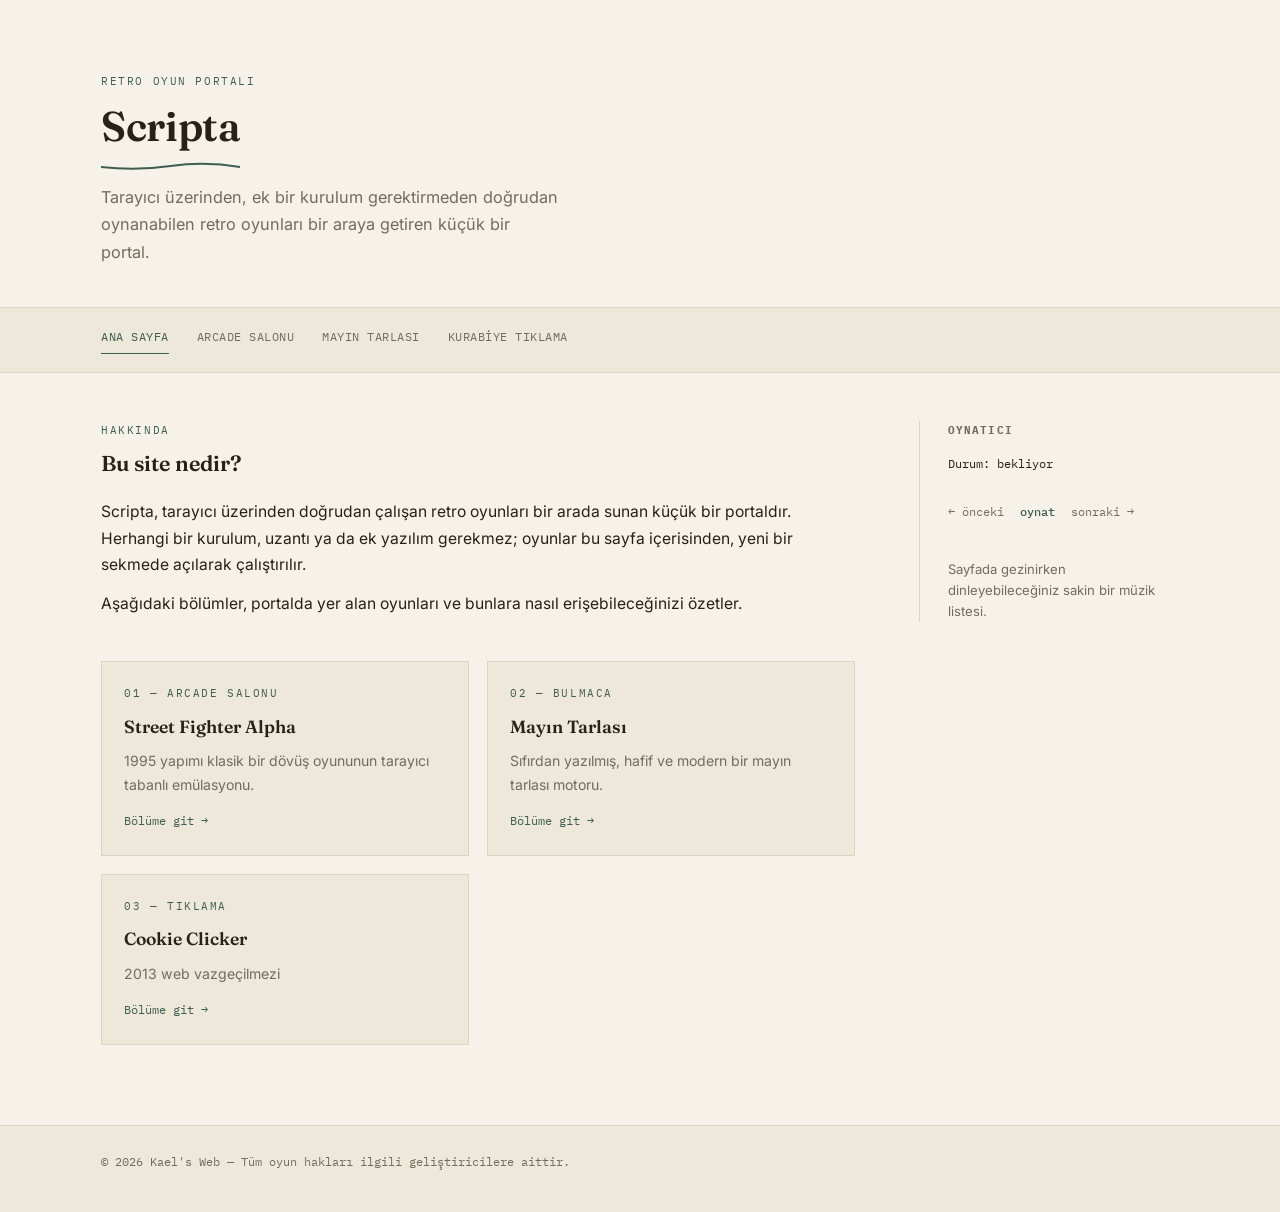
<file: index.html>
<!DOCTYPE html>
<html lang="tr">

<head>
    <meta charset="UTF-8">
    <meta name="viewport" content="width=device-width, initial-scale=1.0">
    <title>Scripta — Retro Oyun Portalı</title>
    <link rel="preconnect" href="https://fonts.googleapis.com">
    <link rel="preconnect" href="https://fonts.gstatic.com" crossorigin>
    <link href="https://fonts.googleapis.com/css2?family=Fraunces:ital,opsz,wght@0,9..144,400;0,9..144,600;1,9..144,400&family=Inter:wght@400;500;600&family=IBM+Plex+Mono:wght@400;500&display=swap" rel="stylesheet">
    <style>
        :root {
            --paper: #F6F2EA;
            --paper-deep: #EEE8DA;
            --ink: #262119;
            --ink-soft: #746B5C;
            --accent: #3F5D50;
            --accent-soft: rgba(63, 93, 80, 0.10);
            --line: #DCD3C0;
        }

        * {
            margin: 0;
            padding: 0;
            box-sizing: border-box;
        }

        body {
            background-color: var(--paper);
            color: var(--ink);
            font-family: 'Inter', sans-serif;
            line-height: 1.7;
            -webkit-font-smoothing: antialiased;
        }

        .eyebrow {
            font-family: 'IBM Plex Mono', monospace;
            font-size: 0.7rem;
            letter-spacing: 0.14em;
            text-transform: uppercase;
            color: var(--accent);
        }

        .wrap {
            max-width: 1180px;
            margin: 0 auto;
            padding: 0 clamp(20px, 4vw, 56px);
        }

        /* ---------- HEADER ---------- */
        .site-head-bar {
            border-bottom: 1px solid var(--line);
            background: var(--paper);
        }

        .site-head-bar .wrap {
            padding-top: 72px;
            padding-bottom: 40px;
        }

        .site-title {
            font-family: 'Fraunces', serif;
            font-weight: 600;
            font-size: 2.6rem;
            letter-spacing: -0.01em;
            position: relative;
            display: inline-block;
        }

        .site-title svg {
            position: absolute;
            left: 0;
            bottom: -10px;
            width: 100%;
            height: 10px;
        }

        .site-title svg path {
            stroke: var(--accent);
            stroke-width: 2;
            fill: none;
            stroke-dasharray: 300;
            stroke-dashoffset: 300;
            animation: draw 1.1s ease-out 0.3s forwards;
        }

        @keyframes draw {
            to { stroke-dashoffset: 0; }
        }

        .site-tagline {
            margin-top: 22px;
            color: var(--ink-soft);
            font-size: 1.02rem;
            max-width: 46ch;
        }

        /* ---------- NAV ---------- */
        .nav-bar {
            border-bottom: 1px solid var(--line);
            background: var(--paper-deep);
        }

        nav.site-nav {
            display: flex;
            flex-wrap: wrap;
            gap: 6px 28px;
            padding: 18px clamp(20px, 4vw, 56px);
        }

        .nav-link {
            font-family: 'IBM Plex Mono', monospace;
            font-size: 0.78rem;
            letter-spacing: 0.04em;
            text-transform: uppercase;
            text-decoration: none;
            color: var(--ink-soft);
            cursor: pointer;
            padding-bottom: 6px;
            border-bottom: 1px solid transparent;
            transition: color 0.2s ease, border-color 0.2s ease;
        }

        .nav-link:hover {
            color: var(--ink);
        }

        .nav-link.active-nav {
            color: var(--accent);
            border-bottom-color: var(--accent);
        }

        /* ---------- LAYOUT ---------- */
        .layout {
            display: grid;
            grid-template-columns: 1fr 260px;
            gap: 64px;
            padding: 48px 0 80px;
            align-items: start;
        }

        main {
            min-width: 0;
        }

        .page-section {
            display: none;
        }

        .page-section.active-section {
            display: block;
            animation: fadeIn 0.35s ease;
        }

        @keyframes fadeIn {
            from { opacity: 0; transform: translateY(4px); }
            to { opacity: 1; transform: translateY(0); }
        }

        .entry {
            margin-bottom: 44px;
        }

        .entry h2 {
            font-family: 'Fraunces', serif;
            font-weight: 600;
            font-size: 1.35rem;
            margin: 6px 0 16px;
        }

        .entry p {
            color: var(--ink);
            font-size: 0.98rem;
        }

        .entry p + p {
            margin-top: 12px;
        }

        .offer-grid {
            display: grid;
            grid-template-columns: 1fr 1fr;
            gap: 18px;
        }

        .offer-card {
            border: 1px solid var(--line);
            background: var(--paper-deep);
            padding: 22px;
        }

        .offer-card h3 {
            font-family: 'Fraunces', serif;
            font-weight: 600;
            font-size: 1.1rem;
            margin: 8px 0 8px;
        }

        .offer-card p {
            font-size: 0.88rem;
            color: var(--ink-soft);
        }

        .text-link,
        .text-link.active-nav {
            display: inline-block;
            margin-top: 14px;
            font-family: 'IBM Plex Mono', monospace;
            font-size: 0.72rem;
            text-transform: none;
            letter-spacing: normal;
            color: var(--accent);
            border-bottom: none;
            padding-bottom: 0;
        }

        .text-link:hover {
            text-decoration: underline;
        }

        @media (max-width: 560px) {
            .offer-grid {
                grid-template-columns: 1fr;
            }
        }

        /* ---------- PREVIEW FRAME ---------- */
        .frame {
            display: inline-block;
            border: 1px solid var(--line);
            padding: 10px;
            background: #fff;
            box-shadow: 0 8px 24px rgba(38, 33, 25, 0.08);
        }

        .frame img {
            display: block;
            max-width: 100%;
            max-height: 320px;
            filter: grayscale(85%) contrast(105%) sepia(6%);
            transition: filter 0.6s ease;
        }

        .frame:hover img {
            filter: grayscale(0%) contrast(100%) sepia(0%);
        }

        /* ---------- SHOWCASE (arcade / minesweeper) ---------- */
        .showcase {
            display: flex;
            gap: 26px;
            align-items: flex-start;
            margin-top: 20px;
            flex-wrap: wrap;
        }

        .showcase-frame {
            flex: 0 0 auto;
        }

        .showcase-frame img {
            width: 220px;
            max-height: none;
            filter: none;
        }

        .mini-preview {
            padding: 14px;
        }

        .showcase-info {
            flex: 1 1 240px;
            min-width: 220px;
        }

        .showcase-info > p {
            font-size: 0.92rem;
        }

        .spec-list {
            margin-top: 16px;
            display: grid;
            gap: 6px;
        }

        .spec-list > div {
            display: flex;
            justify-content: space-between;
            gap: 12px;
            padding: 6px 0;
            border-bottom: 1px solid var(--line);
            font-size: 0.82rem;
        }

        .spec-list dt {
            color: var(--ink-soft);
        }

        .spec-list dd {
            font-family: 'IBM Plex Mono', monospace;
            font-weight: 500;
        }

        .trust-note {
            margin-top: 22px;
            font-size: 0.8rem;
            color: var(--ink-soft);
            padding: 12px 16px;
            border-left: 2px solid var(--accent);
            background: var(--accent-soft);
        }

        /* ---------- BUTTONS ---------- */
        .back-btn {
            display: inline-block;
            font-family: 'IBM Plex Mono', monospace;
            font-size: 0.78rem;
            color: var(--ink-soft);
            text-decoration: none;
            cursor: pointer;
            margin-bottom: 26px;
            transition: color 0.2s ease;
        }

        .back-btn:hover {
            color: var(--accent);
        }

        .launch-btn {
            display: inline-block;
            margin-top: 8px;
            padding: 14px 30px;
            border: 1px solid var(--accent);
            color: var(--accent);
            text-decoration: none;
            font-family: 'Fraunces', serif;
            font-weight: 600;
            font-size: 1rem;
            letter-spacing: 0.01em;
            transition: all 0.25s ease;
        }

        .launch-btn:hover {
            background: var(--accent);
            color: var(--paper);
        }

        /* ---------- ASIDE / STATION ---------- */
        aside {
            border-left: 1px solid var(--line);
            padding-left: 28px;
        }

        aside h3 {
            font-family: 'IBM Plex Mono', monospace;
            font-size: 0.7rem;
            letter-spacing: 0.1em;
            text-transform: uppercase;
            color: var(--ink-soft);
            margin-bottom: 14px;
        }

        #music-box {
            padding-bottom: 8px;
        }

        #now-playing {
            font-family: 'IBM Plex Mono', monospace;
            font-size: 0.72rem;
            color: var(--ink);
            min-height: 32px;
            margin-bottom: 16px;
        }

        .music-controls {
            display: flex;
            gap: 16px;
            align-items: center;
        }

        .music-controls div {
            cursor: pointer;
            font-family: 'IBM Plex Mono', monospace;
            font-size: 0.75rem;
            color: var(--ink-soft);
            user-select: none;
            transition: color 0.2s ease;
        }

        .music-controls #play-btn {
            color: var(--accent);
            font-weight: 500;
        }

        .music-controls div:hover {
            color: var(--ink);
        }

        aside .note {
            margin-top: 28px;
            font-size: 0.82rem;
            color: var(--ink-soft);
            line-height: 1.6;
        }

        /* ---------- FOOTER ---------- */
        .site-footer-bar {
            border-top: 1px solid var(--line);
            background: var(--paper-deep);
            font-family: 'IBM Plex Mono', monospace;
            font-size: 0.72rem;
            color: var(--ink-soft);
        }

        .site-footer-bar .wrap {
            padding: 26px clamp(20px, 4vw, 56px) 40px;
        }

        /* ---------- RESPONSIVE ---------- */
        @media (max-width: 860px) {
            .layout {
                grid-template-columns: 1fr;
                gap: 40px;
            }

            aside {
                border-left: none;
                border-top: 1px solid var(--line);
                padding-left: 0;
                padding-top: 28px;
            }

            .site-title {
                font-size: 2.1rem;
            }

            .site-head-bar .wrap {
                padding-top: 48px;
                padding-bottom: 32px;
            }

            nav.site-nav {
                gap: 6px 20px;
            }

            .showcase-frame img {
                width: 100%;
                max-width: 260px;
            }
        }

        @media (max-width: 480px) {
            .site-title {
                font-size: 1.7rem;
            }

            .site-tagline {
                font-size: 0.92rem;
            }

            .entry h2 {
                font-size: 1.18rem;
            }
        }

        /* accessibility: visible focus */
        a:focus-visible,
        .nav-link:focus-visible,
        .back-btn:focus-visible {
            outline: 2px solid var(--accent);
            outline-offset: 3px;
        }

        @media (prefers-reduced-motion: reduce) {
            * {
                animation: none !important;
                transition: none !important;
            }
        }
    </style>
</head>

<body>

    <header class="site-head-bar">
        <div class="wrap">
            <div class="eyebrow">Retro Oyun Portalı</div>
            <h1 class="site-title">
                Scripta
                <svg viewBox="0 0 200 10" preserveAspectRatio="none"><path d="M0,5 Q50,9 100,4 T200,5" /></svg>
            </h1>
            <p class="site-tagline">Tarayıcı üzerinden, ek bir kurulum gerektirmeden doğrudan oynanabilen retro
                oyunları bir araya getiren küçük bir portal.</p>
        </div>
    </header>

    <div class="nav-bar">
        <nav class="site-nav wrap">
            <a class="nav-link active-nav" data-target="home-section">Ana Sayfa</a>
            <a class="nav-link" data-target="arcade-section">Arcade Salonu</a>
            <a class="nav-link" data-target="minesweeper-section">Mayın Tarlası</a>
            <a class="nav-link" data-target="clicker-section">Kurabiye Tıklama</a>
        </nav>
    </div>

    <div class="wrap">
        <div class="layout">
            <main>

                <!-- 1. HOME -->
                <div id="home-section" class="page-section active-section">
                    <div class="entry">
                        <div class="eyebrow">Hakkında</div>
                        <h2>Bu site nedir?</h2>
                        <p>Scripta, tarayıcı üzerinden doğrudan çalışan retro oyunları bir arada sunan küçük bir
                            portaldır. Herhangi bir kurulum, uzantı ya da ek yazılım gerekmez; oyunlar bu sayfa
                            içerisinden, yeni bir sekmede açılarak çalıştırılır.</p>
                        <p>Aşağıdaki bölümler, portalda yer alan oyunları ve bunlara nasıl erişebileceğinizi
                            özetler.</p>
                    </div>

                    <div class="offer-grid">
                        <div class="offer-card">
                            <div class="eyebrow">01 — Arcade Salonu</div>
                            <h3>Street Fighter Alpha</h3>
                            <p>1995 yapımı klasik bir dövüş oyununun tarayıcı tabanlı emülasyonu.</p>
                            <a class="nav-link text-link" data-target="arcade-section">Bölüme git →</a>
                        </div>
                        <div class="offer-card">
                            <div class="eyebrow">02 — Bulmaca</div>
                            <h3>Mayın Tarlası</h3>
                            <p>Sıfırdan yazılmış, hafif ve modern bir mayın tarlası motoru.</p>
                            <a class="nav-link text-link" data-target="minesweeper-section">Bölüme git →</a>
                        </div>
                         <div class="offer-card">
                            <div class="eyebrow">03 — Tıklama</div>
                            <h3>Cookie Clicker</h3>
                            <p>2013 web vazgeçilmezi</p>
                            <a class="nav-link text-link" data-target="clicker-section">Bölüme git →</a>
                        </div>
                    </div>
                </div>

                <!-- 2. ARCADE -->
                <div id="arcade-section" class="page-section">
                    <a class="back-btn">← Ana sayfaya dön</a>
                    <div class="entry">
                        <div class="eyebrow">Arcade Salonu</div>
                        <h2>Street Fighter Alpha</h2>

                        <div class="showcase">
                            <div class="frame showcase-frame">
                                <img src="ppsf.jpg" alt="Street Fighter Alpha açılış ekranı">
                            </div>
                            <div class="showcase-info">
                                <p>1995 yılında çıkan klasik dövüş oyununun, orijinal CPS-2 donanımının
                                    JavaScript tabanlı bir emülasyon katmanıyla tarayıcıya taşınmış hâlidir. Ek bir
                                    program kurmadan, doğrudan bu sayfa üzerinden oynanır.</p>
                                <dl class="spec-list">
                                    <div><dt>Tür</dt><dd>Dövüş oyunu (arcade)</dd></div>
                                    <div><dt>Yıl</dt><dd>1995</dd></div>
                                    <div><dt>Oynanış</dt><dd>Tek oyunculu, bilgisayara karşı</dd></div>
                                    <div><dt>Kredi at</dt><dd>CTRL</dd></div>
                                    <div><dt>Başlat</dt><dd>ENTER</dd></div>
                                </dl>
                            </div>
                        </div>

                        <p class="trust-note">Oyun dosyaları bu site içinde barınır ve tamamen tarayıcınızda
                            yerel olarak çalışır; hiçbir veri toplanmaz ya da dışarı gönderilmez. Bağlantı, oyunu
                            yeni bir sekmede açar.</p>

                        <a href="default.htm" target="_blank" class="launch-btn">Oyunu başlat</a>
                    </div>
                </div>

                <!-- 3. MINESWEEPER -->
                <div id="minesweeper-section" class="page-section">
                    <a class="back-btn">← Ana sayfaya dön</a>
                    <div class="entry">
                        <div class="eyebrow">Bulmaca</div>
                        <h2>Mayın Tarlası</h2>

                        <div class="showcase">
                            <div class="frame showcase-frame mini-preview">
                                <svg viewBox="0 0 120 120" width="120" height="120">
                                    <rect width="120" height="120" fill="#EFEBE1"/>
                                    <g stroke="#DCD3C0" stroke-width="1">
                                        <line x1="30" y1="0" x2="30" y2="120"/><line x1="60" y1="0" x2="60" y2="120"/><line x1="90" y1="0" x2="90" y2="120"/>
                                        <line x1="0" y1="30" x2="120" y2="30"/><line x1="0" y1="60" x2="120" y2="60"/><line x1="0" y1="90" x2="120" y2="90"/>
                                    </g>
                                    <rect x="0" y="0" width="30" height="30" fill="#E4DECE"/>
                                    <rect x="60" y="0" width="30" height="30" fill="#E4DECE"/>
                                    <rect x="30" y="30" width="30" height="30" fill="#E4DECE"/>
                                    <rect x="90" y="60" width="30" height="30" fill="#E4DECE"/>
                                    <rect x="0" y="90" width="30" height="30" fill="#E4DECE"/>
                                    <text x="15" y="21" text-anchor="middle" font-family="IBM Plex Mono" font-size="13" fill="#3F5D50">1</text>
                                    <text x="75" y="21" text-anchor="middle" font-family="IBM Plex Mono" font-size="13" fill="#8B7355">2</text>
                                    <text x="45" y="51" text-anchor="middle" font-family="IBM Plex Mono" font-size="13" fill="#3F5D50">1</text>
                                    <path d="M105 68 l3 3 l4 -4" stroke="#3F5D50" stroke-width="2" fill="none"/>
                                    <circle cx="15" cy="105" r="5" fill="#262119"/>
                                </svg>
                            </div>
                            <div class="showcase-info">
                                <p>Sıfırdan yazılmış, hafif bir mayın tarlası motoru. Komşu hücre hesaplamaları
                                    2 boyutlu matris mantığıyla, boş alanların otomatik açılması ise flood-fill
                                    algoritmasıyla yapılır.</p>
                                <dl class="spec-list">
                                    <div><dt>Tür</dt><dd>Bulmaca</dd></div>
                                    <div><dt>Motor</dt><dd>Özgün, bağımlılıksız JavaScript</dd></div>
                                    <div><dt>Hücre aç</dt><dd>Sol tık</dd></div>
                                    <div><dt>Bayrak koy</dt><dd>Sağ tık</dd></div>
                                </dl>
                            </div>
                        </div>

                        <p class="trust-note">Oyun bu site içinde barınır ve tamamen tarayıcınızda çalışır; hiçbir
                            veri toplanmaz. Bağlantı, oyunu yeni bir sekmede açar.</p>

                        <a href="minesweeper_js/index.html" target="_blank" class="launch-btn">Oyunu başlat</a>
                    </div>
                </div>
                 <!-- 3. Clıcker -->
                <div id="clicker-section" class="page-section">
                    <a class="back-btn">← Ana sayfaya dön</a>
                    <div class="entry">
                        <div class="eyebrow">Kurabiye Tıklayıcı</div>
                        <h2>Cookie Clicker</h2>

                        <div class="showcase">
                            <div class="frame showcase-frame">
                                <img src="cookieclicker/img/icon.ico" alt="Cookie clicker ikon">
                            </div>
                            <div class="showcase-info">
                                <p>Cookie Clicker, Fransız programcı Julien "Orteil" Thiennot tarafından 2013 yılında yaratılan bir video oyunudur. Oyuncunun başlangıçta ekrandaki büyük bir kurabiyeye tıklayarak her tıklamada 1 kurabiye kazandığı artımlı bir oyundur.</p>
                                <dl class="spec-list">
                                    <div><dt>Tür</dt><dd>Tıklama</dd></div>
                                    <div><dt>Yıl</dt><dd>2013</dd></div>
                                    <div><dt>Oynanış</dt><dd>Tek oyunculu, bilgisayara karşı</dd></div>
                                    
                                </dl>
                            </div>
                        </div>

                        <p class="trust-note">Oyun dosyaları bu site içinde barınır ve tamamen tarayıcınızda
                            yerel olarak çalışır; hiçbir veri toplanmaz ya da dışarı gönderilmez. Bağlantı, oyunu
                            yeni bir sekmede açar.</p>

                        <a href="cookieclicker/index.html" target="_blank" class="launch-btn">Oyunu başlat</a>
                    </div>
                </div>


            </main>

            <aside>
                <h3>Oynatıcı</h3>
                <div id="music-box">
                    <p id="now-playing">Durum: bekliyor</p>
                    <div class="music-controls">
                        <div id="prev-btn">← önceki</div>
                        <div id="play-btn">oynat</div>
                        <div id="next-btn">sonraki →</div>
                    </div>
                </div>
                <p class="note">Sayfada gezinirken dinleyebileceğiniz sakin bir müzik listesi.</p>
            </aside>
        </div>
    </div>

    <footer class="site-footer-bar">
        <div class="wrap">
            © 2026 Kael's Web — Tüm oyun hakları ilgili geliştiricilere aittir.
        </div>
    </footer>

    <script>
        /* === SEKME (TAB) YÖNETİMİ === */
        const navLinks = document.querySelectorAll('.nav-link');
        const sections = document.querySelectorAll('.page-section');

        function switchSection(targetSectionId) {
            sections.forEach(section => {
                if (section.id === targetSectionId) {
                    section.classList.add('active-section');
                } else {
                    section.classList.remove('active-section');
                }
            });
        }

        navLinks.forEach(link => {
            link.addEventListener('click', () => {
                navLinks.forEach(l => l.classList.remove('active-nav'));
                link.classList.add('active-nav');
                const targetSectionId = link.getAttribute('data-target');
                switchSection(targetSectionId);
            });
        });

        /* === GERİ DÖN BUTONLARI === */
        const backToHomeButtons = document.querySelectorAll('.back-btn');
        backToHomeButtons.forEach(btn => {
            btn.addEventListener('click', () => {
                navLinks.forEach(l => l.classList.remove('active-nav'));
                const homeLink = document.querySelector('.nav-link[data-target="home-section"]');
                if (homeLink) homeLink.classList.add('active-nav');
                switchSection('home-section');
            });
        });

        /* === MÜZİK KUTUSU === */
        const playlist = [
            { title: "Midnight Rain", url: "https://www.soundhelix.com/examples/mp3/SoundHelix-Song-15.mp3" },
            { title: "Dream Log 01", url: "https://www.soundhelix.com/examples/mp3/SoundHelix-Song-8.mp3" },
            { title: "Quiet Hours", url: "https://www.soundhelix.com/examples/mp3/SoundHelix-Song-1.mp3" },
            { title: "Static Shore", url: "https://www.soundhelix.com/examples/mp3/SoundHelix-Song-2.mp3" },
            { title: "Neon Dusk", url: "https://www.soundhelix.com/examples/mp3/SoundHelix-Song-10.mp3" },
            { title: "Analog Dreams", url: "https://www.soundhelix.com/examples/mp3/SoundHelix-Song-4.mp3" }
        ];

        let currentTrack = 0;
        const audio = new Audio(playlist[currentTrack].url);
        audio.volume = 0.2;

        const playBtn = document.getElementById('play-btn');
        const nextBtn = document.getElementById('next-btn');
        const prevBtn = document.getElementById('prev-btn');
        const nowPlaying = document.getElementById('now-playing');

        function updateTrack() {
            audio.src = playlist[currentTrack].url;
            nowPlaying.innerText = "Çalıyor: " + playlist[currentTrack].title;
            if (!audio.paused) {
                audio.play().catch(err => console.log("Müzik başlatılamadı: ", err));
            }
        }

        audio.onended = () => {
            currentTrack = (currentTrack + 1) % playlist.length;
            updateTrack();
            audio.play();
        };

        playBtn.addEventListener('click', () => {
            if (audio.paused) {
                audio.play().catch(err => console.log("Oynatma engellendi: ", err));
                playBtn.innerText = "durdur";
                nowPlaying.innerText = "Çalıyor: " + playlist[currentTrack].title;
            } else {
                audio.pause();
                playBtn.innerText = "oynat";
                nowPlaying.innerText = "Durum: duraklatıldı";
            }
        });

        nextBtn.addEventListener('click', () => {
            currentTrack = (currentTrack + 1) % playlist.length;
            updateTrack();
        });

        prevBtn.addEventListener('click', () => {
            currentTrack = (currentTrack - 1 + playlist.length) % playlist.length;
            updateTrack();
        });
    </script>
</body>

</html>
</file>
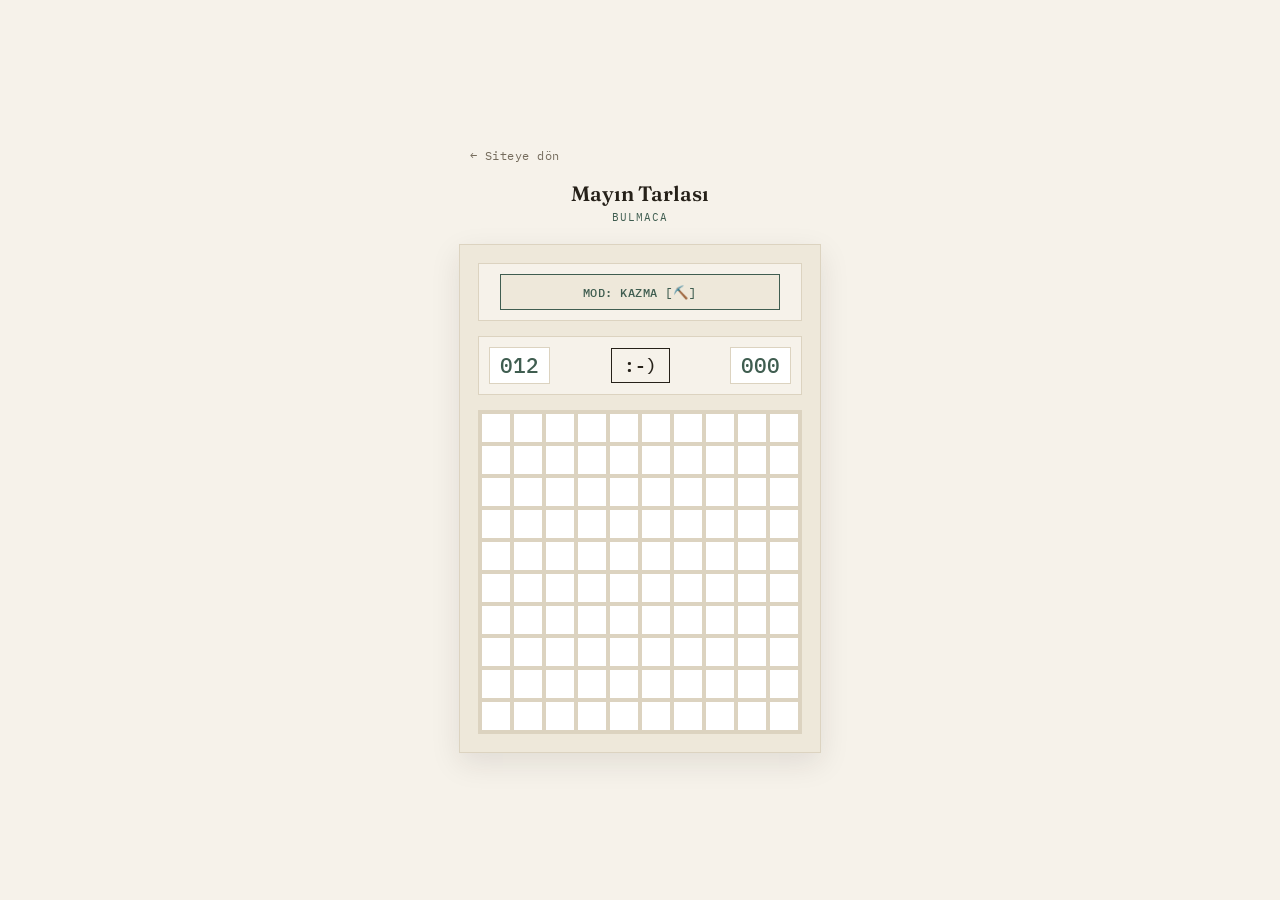
<file: minesweeper.js/index.html>
<!DOCTYPE html>
<html lang="tr">
<head>
    <meta charset="UTF-8">
    <meta name="viewport" content="width=device-width, initial-scale=1.0">
    <title>Mayın Tarlası — Kaelweb</title>
    <link rel="preconnect" href="https://fonts.googleapis.com">
    <link rel="preconnect" href="https://fonts.gstatic.com" crossorigin>
    <link href="https://fonts.googleapis.com/css2?family=Fraunces:ital,opsz,wght@0,9..144,600;1,9..144,400&family=Inter:wght@400;500;600&family=IBM+Plex+Mono:wght@400;500&display=swap" rel="stylesheet">
    <style>
        :root {
            --paper: #F6F2EA;
            --paper-deep: #EEE8DA;
            --ink: #262119;
            --ink-soft: #746B5C;
            --accent: #3F5D50;
            --accent-soft: rgba(63, 93, 80, 0.10);
            --line: #DCD3C0;
        }

        * {
            margin: 0;
            padding: 0;
            box-sizing: border-box;
        }

        body {
            background-color: var(--paper);
            color: var(--ink);
            font-family: 'Inter', sans-serif;
            display: flex;
            flex-direction: column;
            align-items: center;
            justify-content: center;
            min-height: 100vh;
            padding: 24px 16px;
            overflow-x: hidden;
            -webkit-font-smoothing: antialiased;
        }

        .back-link {
            align-self: flex-start;
            margin: 0 auto 18px;
            width: 100%;
            max-width: 340px;
            font-family: 'IBM Plex Mono', monospace;
            font-size: 0.72rem;
            letter-spacing: 0.04em;
            color: var(--ink-soft);
            text-decoration: none;
            transition: color 0.2s ease;
        }

        .back-link:hover {
            color: var(--accent);
        }

        .game-title {
            font-family: 'Fraunces', serif;
            font-weight: 600;
            font-size: 1.3rem;
            color: var(--ink);
            margin-bottom: 4px;
            text-align: center;
        }

        .game-subtitle {
            font-family: 'IBM Plex Mono', monospace;
            font-size: 0.7rem;
            letter-spacing: 0.1em;
            text-transform: uppercase;
            color: var(--accent);
            margin-bottom: 20px;
            text-align: center;
        }

        /* Oyun paneli */
        .minesweeper-window {
            background: var(--paper-deep);
            border: 1px solid var(--line);
            padding: 18px;
            box-shadow: 0 10px 28px rgba(38, 33, 25, 0.10);
            max-width: 100%;
        }

        /* Skor tablosu */
        .scoreboard {
            display: flex;
            justify-content: space-between;
            align-items: center;
            background: var(--paper);
            border: 1px solid var(--line);
            padding: 10px;
            margin-bottom: 15px;
        }

        .digit-display {
            font-family: 'IBM Plex Mono', monospace;
            color: var(--accent);
            font-size: 1.3rem;
            font-weight: 500;
            background: #fff;
            padding: 4px 10px;
            border: 1px solid var(--line);
            min-width: 60px;
            text-align: center;
        }

        .face-btn {
            background: var(--paper);
            border: 1px solid var(--ink);
            color: var(--ink);
            font-size: 1.1rem;
            padding: 5px 12px;
            cursor: pointer;
            font-family: 'IBM Plex Mono', monospace;
            font-weight: 500;
            transition: 0.2s ease;
        }

        .face-btn:hover {
            border-color: var(--accent);
            color: var(--accent);
        }

        /* Mobil mod seçici buton */
        .mode-control {
            width: 100%;
            background: var(--paper);
            border: 1px solid var(--line);
            padding: 10px;
            margin-bottom: 15px;
            display: flex;
            justify-content: center;
        }

        .mode-btn {
            background: var(--paper-deep);
            border: 1px solid var(--accent);
            color: var(--accent);
            font-family: 'IBM Plex Mono', monospace;
            font-weight: 500;
            padding: 9px 16px;
            cursor: pointer;
            font-size: 0.78rem;
            letter-spacing: 0.04em;
            transition: all 0.2s ease;
            width: 100%;
            max-width: 280px;
            text-align: center;
        }

        .mode-btn.flag-active {
            background: var(--accent);
            color: var(--paper);
        }

        /* Izgara */
        #grid {
            display: grid;
            grid-template-columns: repeat(10, 30px);
            grid-template-rows: repeat(10, 30px);
            gap: 2px;
            background: var(--line);
            padding: 2px;
            border: 1px solid var(--line);
            justify-content: center;
        }

        /* Hücreler (dokunmatik ekran için min. 30x30px hedef) */
        .cell {
            width: 30px;
            height: 30px;
            background: #fff;
            border: 1px solid var(--line);
            display: flex;
            align-items: center;
            justify-content: center;
            font-weight: 600;
            font-size: 1rem;
            font-family: 'IBM Plex Mono', monospace;
            cursor: pointer;
            user-select: none;
            -webkit-tap-highlight-color: transparent;
            transition: background 0.15s ease;
        }

        .cell:hover {
            background: var(--accent-soft);
        }

        .cell.revealed {
            background: var(--paper);
            border: 1px solid var(--line);
            cursor: default;
        }

        .cell.revealed:hover {
            background: var(--paper);
        }

        /* Komşu sayısı renkleri — sıcak, ölçülü palet */
        .cell[data-count="1"] { color: #3F6D8E; }
        .cell[data-count="2"] { color: var(--accent); }
        .cell[data-count="3"] { color: #A6483A; }
        .cell[data-count="4"] { color: #8A6D1E; }
        .cell[data-count="5"] { color: #6E4A6E; }
        .cell[data-count="6"] { color: #3F6D8E; }
        .cell[data-count="7"] { color: var(--ink); }
        .cell[data-count="8"] { color: var(--ink-soft); }

        .cell.mine {
            background: #A6483A !important;
            color: #fff !important;
            border-color: #A6483A !important;
        }

        .cell.flagged {
            color: var(--accent) !important;
        }

        /* Küçük ekran optimizasyonu */
        @media (max-width: 360px) {
            #grid {
                grid-template-columns: repeat(10, 26px);
                grid-template-rows: repeat(10, 26px);
            }
            .cell {
                width: 26px;
                height: 26px;
                font-size: 0.85rem;
            }
        }
    </style>
</head>
<body>

    <a class="back-link" href="../index.html">← Siteye dön</a>

    <div class="game-title">Mayın Tarlası</div>
    <div class="game-subtitle">Bulmaca</div>

    <div class="minesweeper-window">
        <div class="mode-control">
            <button id="mode-toggle-btn" class="mode-btn">MOD: KAZMA [⛏️]</button>
        </div>

        <div class="scoreboard">
            <div id="mine-count" class="digit-display">012</div>
            <button id="restart-btn" class="face-btn">:-)</button>
            <div id="timer" class="digit-display">000</div>
        </div>
        <div id="grid"></div>
    </div>

    <script>
        const rows = 10;
        const cols = 10;
        const minesCount = 12;
        let grid = [];
        let gameOver = false;
        let timerInterval = null;
        let timeElapsed = 0;
        let timerStarted = false;

        // Mobil mod kontrolü: false = Kazma/Açma modifikasyonu, true = İşaretleme/Bayrak modifikasyonu
        let isFlagMode = false;

        const gridElement = document.getElementById('grid');
        const mineCountElement = document.getElementById('mine-count');
        const timerElement = document.getElementById('timer');
        const restartBtn = document.getElementById('restart-btn');
        const modeToggleBtn = document.getElementById('mode-toggle-btn');

        modeToggleBtn.addEventListener('click', () => {
            isFlagMode = !isFlagMode;
            if (isFlagMode) {
                modeToggleBtn.classList.add('flag-active');
                modeToggleBtn.innerText = "MOD: BAYRAK [🚩]";
            } else {
                modeToggleBtn.classList.remove('flag-active');
                modeToggleBtn.innerText = "MOD: KAZMA [⛏️]";
            }
        });

        function initGame() {
            gridElement.innerHTML = '';
            grid = [];
            gameOver = false;
            timeElapsed = 0;
            timerStarted = false;
            isFlagMode = false;
            modeToggleBtn.classList.remove('flag-active');
            modeToggleBtn.innerText = "MOD: KAZMA [⛏️]";
            clearInterval(timerInterval);
            timerElement.innerText = "000";
            mineCountElement.innerText = String(minesCount).padStart(3, '0');
            restartBtn.innerText = ":-)";

            for (let r = 0; r < rows; r++) {
                grid[r] = [];
                for (let c = 0; c < cols; c++) {
                    const cellElement = document.createElement('div');
                    cellElement.classList.add('cell');

                    cellElement.addEventListener('click', () => handleCellClick(r, c));

                    cellElement.addEventListener('contextmenu', (e) => {
                        e.preventDefault();
                        flagCell(r, c);
                    });

                    gridElement.appendChild(cellElement);
                    grid[r][c] = {
                        mine: false,
                        revealed: false,
                        flagged: false,
                        count: 0,
                        element: cellElement
                    };
                }
            }

            let placedMines = 0;
            while (placedMines < minesCount) {
                let r = Math.floor(Math.random() * rows);
                let c = Math.floor(Math.random() * cols);
                if (!grid[r][c].mine) {
                    grid[r][c].mine = true;
                    placedMines++;
                }
            }

            for (let r = 0; r < rows; r++) {
                for (let c = 0; c < cols; c++) {
                    if (grid[r][c].mine) continue;
                    let count = 0;
                    for (let dr = -1; dr <= 1; dr++) {
                        for (let dc = -1; dc <= 1; dc++) {
                            if (r + dr >= 0 && r + dr < rows && c + dc >= 0 && c + dc < cols) {
                                if (grid[r + dr][c + dc].mine) count++;
                            }
                        }
                    }
                    grid[r][c].count = count;
                }
            }
        }

        function startTimer() {
            timerStarted = true;
            timerInterval = setInterval(() => {
                timeElapsed++;
                timerElement.innerText = String(timeElapsed).padStart(3, '0');
                if (timeElapsed >= 999) clearInterval(timerInterval);
            }, 1000);
        }

        function handleCellClick(r, c) {
            if (isFlagMode) {
                flagCell(r, c);
            } else {
                revealCell(r, c);
            }
        }

        function revealCell(r, c) {
            if (gameOver || grid[r][c].revealed || grid[r][c].flagged) return;
            if (!timerStarted) startTimer();

            const cell = grid[r][c];
            cell.revealed = true;
            cell.element.classList.add('revealed');

            if (cell.mine) {
                endGame(false);
                return;
            }

            if (cell.count > 0) {
                cell.element.innerText = cell.count;
                cell.element.setAttribute('data-count', cell.count);
            } else {
                for (let dr = -1; dr <= 1; dr++) {
                    for (let dc = -1; dc <= 1; dc++) {
                        if (r + dr >= 0 && r + dr < rows && c + dc >= 0 && c + dc < cols) {
                            revealCell(r + dr, c + dc);
                        }
                    }
                }
            }
            checkWin();
        }

        function flagCell(r, c) {
            if (gameOver || grid[r][c].revealed) return;
            const cell = grid[r][c];
            cell.flagged = !cell.flagged;

            if (cell.flagged) {
                cell.element.classList.add('flagged');
                cell.element.innerText = 'P';
                let currentCount = parseInt(mineCountElement.innerText);
                mineCountElement.innerText = String(Math.max(0, currentCount - 1)).padStart(3, '0');
            } else {
                cell.element.classList.remove('flagged');
                cell.element.innerText = '';
                let currentCount = parseInt(mineCountElement.innerText);
                mineCountElement.innerText = String(currentCount + 1).padStart(3, '0');
            }
        }

        function endGame(isWin) {
            gameOver = true;
            clearInterval(timerInterval);
            restartBtn.innerText = isWin ? "B-)" : "X-(";

            for (let r = 0; r < rows; r++) {
                for (let c = 0; c < cols; c++) {
                    if (grid[r][c].mine) {
                        grid[r][c].element.classList.add('mine');
                        grid[r][c].element.innerText = 'X';
                    }
                }
            }
        }

        function checkWin() {
            let win = true;
            for (let r = 0; r < rows; r++) {
                for (let c = 0; c < cols; c++) {
                    if (!grid[r][c].mine && !grid[r][c].revealed) win = false;
                }
            }
            if (win) endGame(true);
        }

        restartBtn.addEventListener('click', initGame);
        initGame();
    </script>
</body>
</html>
</file>
